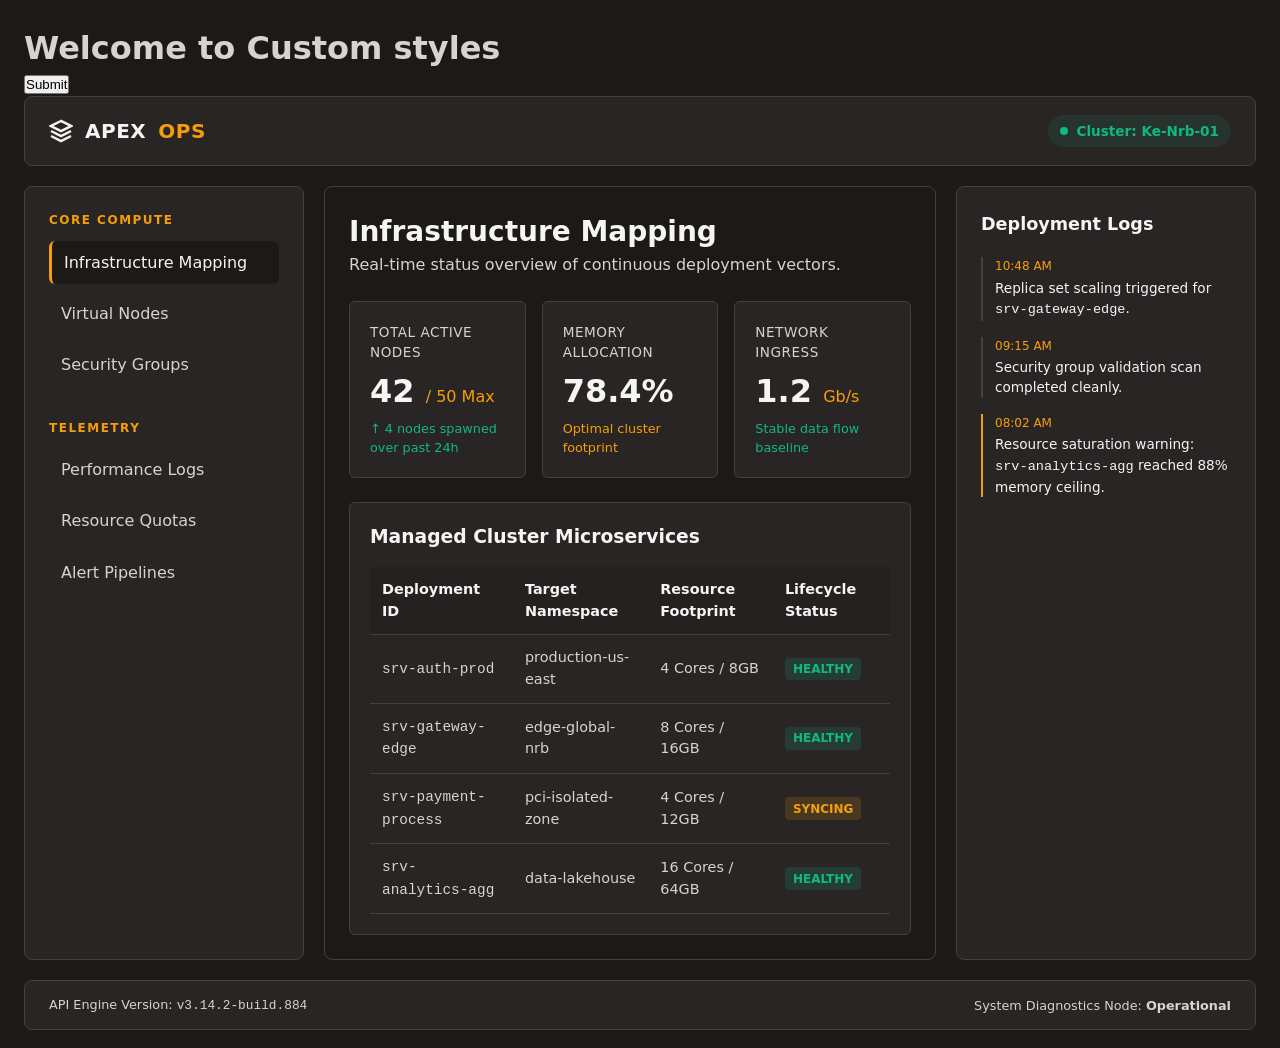
<file: custom.html>
<!DOCTYPE html>
<html lang="en">
<head>
    <meta charset="UTF-8">
    <meta name="viewport" content="width=device-width, initial-scale=1.0">
    <title>Custom variables | Properties</title>
    <link rel="stylesheet" href="css/dashboard.css">
    <style>
       /* :root {
            --main-bg-color: lightblue;
            --main-text-color: darkblue;
            --button-bg: blue;
            --button-text: white;
            --button-padding: 10px 20px;
            --button-radius: 8px;
        }
        body {
           background-color: var(--main-bg-color, white); 
           color: var(--main-text-color, rgb(164, 7, 7));
        }
        button {
            background-color: var(--button-bg);
            color: var(--button-text);
            padding: var(--button-padding);
            border-radius: var(--button-radius);
        }*/
    </style>
</head>
<body>
    <h1>Welcome to Custom styles</h1>
    <button>Submit</button>
    <div class="app-container">
        
        <!-- Header Zone -->
        <header class="app-header">
            <div class="brand-zone">
                <svg width="24" height="24" viewBox="0 0 24 24" fill="none" stroke="currentColor" stroke-width="2.5"><path d="M12 2L2 7l10 5 10-5-10-5zM2 17l10 5 10-5M2 12l10 5 10-5"/></svg>
                APEX<span>OPS</span>
            </div>
            <div class="user-profile">
                <div class="status-badge">
                    <div class="status-dot"></div>
                    Cluster: Ke-Nrb-01
                </div>
            </div>
        </header>

        <!-- Sidebar Navigation -->
        <aside class="app-sidebar">
            <div>
                <div class="menu-group-title">Core Compute</div>
                <ul class="nav-links">
                    <li class="active"><a href="#">Infrastructure Mapping</a></li>
                    <li><a href="#">Virtual Nodes</a></li>
                    <li><a href="#">Security Groups</a></li>
                </ul>
            </div>
            <div>
                <div class="menu-group-title">Telemetry</div>
                <ul class="nav-links">
                    <li><a href="#">Performance Logs</a></li>
                    <li><a href="#">Resource Quotas</a></li>
                    <li><a href="#">Alert Pipelines</a></li>
                </ul>
            </div>
        </aside>

        <!-- Main Content Area -->
        <main class="app-main">
            <div class="workspace-header">
                <h1>Infrastructure Mapping</h1>
                <p>Real-time status overview of continuous deployment vectors.</p>
            </div>

            <!-- Dashboard Sub-Metrics Row -->
            <div class="metrics-row">
                <div class="metric-card">
                    <div class="metric-title">Total Active Nodes</div>
                    <div class="metric-value">42 <span>/ 50 Max</span></div>
                    <p style="font-size: 0.8rem; color: var(--status-green);">↑ 4 nodes spawned over past 24h</p>
                </div>
                <div class="metric-card">
                    <div class="metric-title">Memory Allocation</div>
                    <div class="metric-value">78.4%</div>
                    <p style="font-size: 0.8rem; color: var(--amber-gold);">Optimal cluster footprint</p>
                </div>
                <div class="metric-card">
                    <div class="metric-title">Network Ingress</div>
                    <div class="metric-value">1.2 <span>Gb/s</span></div>
                    <p style="font-size: 0.8rem; color: var(--status-green);">Stable data flow baseline</p>
                </div>
            </div>

            <!-- Main Interactive Data Table -->
            <div class="data-table-container">
                <h3>Managed Cluster Microservices</h3>
                <table class="data-table">
                    <thead>
                        <tr>
                            <th>Deployment ID</th>
                            <th>Target Namespace</th>
                            <th>Resource Footprint</th>
                            <th>Lifecycle Status</th>
                        </tr>
                    </thead>
                    <tbody>
                        <tr>
                            <td><code>srv-auth-prod</code></td>
                            <td>production-us-east</td>
                            <td>4 Cores / 8GB</td>
                            <td><span class="pill success">Healthy</span></td>
                        </tr>
                        <tr>
                            <td><code>srv-gateway-edge</code></td>
                            <td>edge-global-nrb</td>
                            <td>8 Cores / 16GB</td>
                            <td><span class="pill success">Healthy</span></td>
                        </tr>
                        <tr>
                            <td><code>srv-payment-process</code></td>
                            <td>pci-isolated-zone</td>
                            <td>4 Cores / 12GB</td>
                            <td><span class="pill warning">Syncing</span></td>
                        </tr>
                        <tr>
                            <td><code>srv-analytics-agg</code></td>
                            <td>data-lakehouse</td>
                            <td>16 Cores / 64GB</td>
                            <td><span class="pill success">Healthy</span></td>
                        </tr>
                    </tbody>
                </table>
            </div>
        </main>

        <!-- Right System Activity Rail -->
        <aside class="app-right-rail">
            <h3>Deployment Logs</h3>
            <div class="activity-feed">
                <div class="feed-item">
                    <span class="time">10:48 AM</span>
                    <p>Replica set scaling triggered for <code>srv-gateway-edge</code>.</p>
                </div>
                <div class="feed-item">
                    <span class="time">09:15 AM</span>
                    <p>Security group validation scan completed cleanly.</p>
                </div>
                <div class="feed-item" style="border-left-color: var(--amber-gold);">
                    <span class="time">08:02 AM</span>
                    <p>Resource saturation warning: <code>srv-analytics-agg</code> reached 88% memory ceiling.</p>
                </div>
            </div>
        </aside>

        <!-- System Footer -->
        <footer class="app-footer">
            <div>API Engine Version: <code>v3.14.2-build.884</code></div>
            <div>System Diagnostics Node: <strong>Operational</strong></div>
        </footer>

    </div>
</body>
</html>
</file>
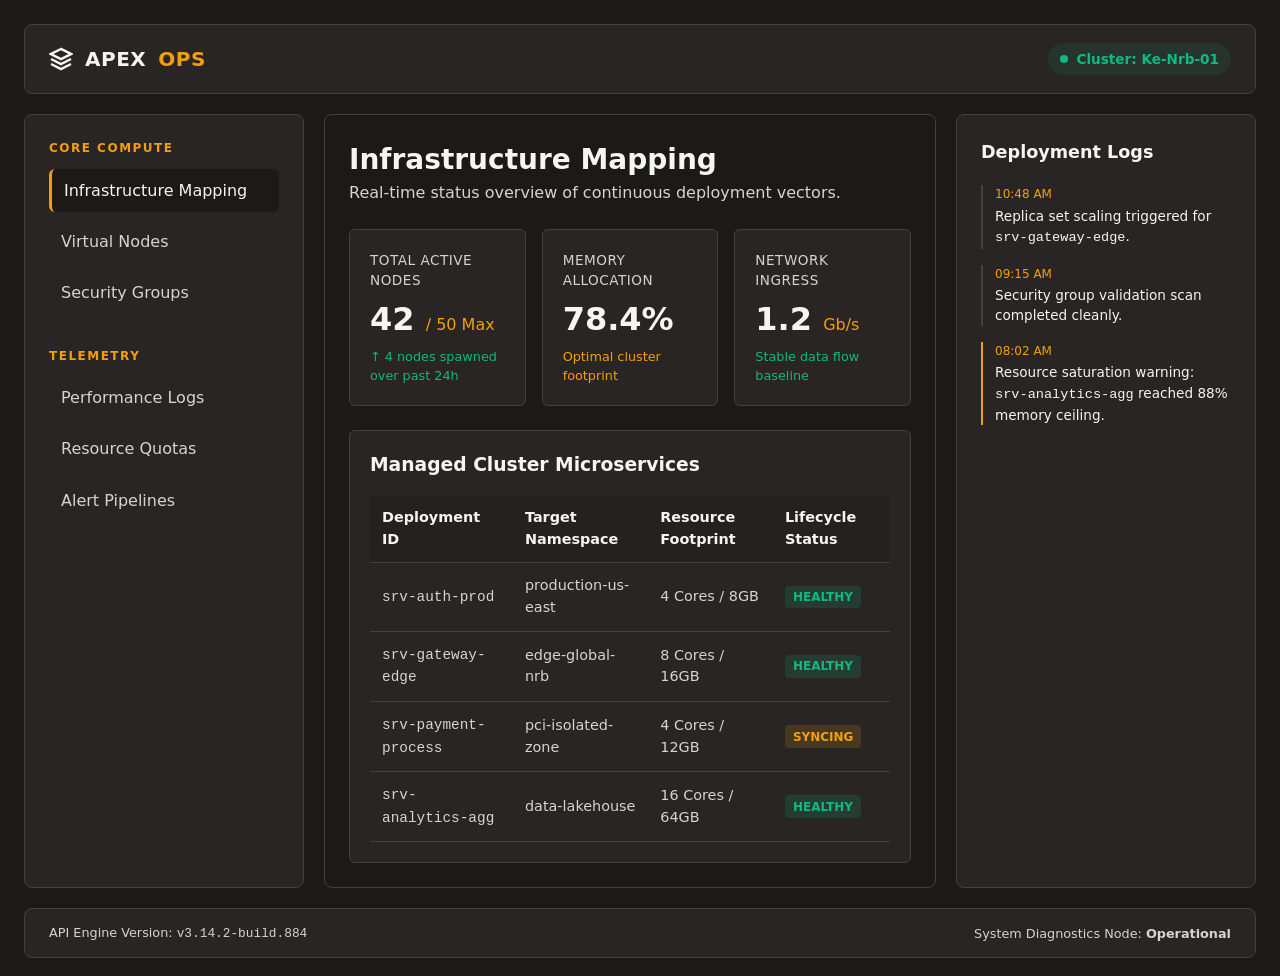
<file: dashboard.html>
<!DOCTYPE html>
<html lang="en">
<head>
    <meta charset="UTF-8">
    <meta name="viewport" content="width=device-width, initial-scale=1.0">
    <title>ApexOps // Cloud Infrastructure Engine</title>
    <link rel="stylesheet" href="css/dashboard.css">
</head>
<body>

    <!-- Main Grid Container Matrix -->
    <div class="app-container">
        
        <!-- Header Zone -->
        <header class="app-header">
            <div class="brand-zone">
                <svg width="24" height="24" viewBox="0 0 24 24" fill="none" stroke="currentColor" stroke-width="2.5"><path d="M12 2L2 7l10 5 10-5-10-5zM2 17l10 5 10-5M2 12l10 5 10-5"/></svg>
                APEX<span>OPS</span>
            </div>
            <div class="user-profile">
                <div class="status-badge">
                    <div class="status-dot"></div>
                    Cluster: Ke-Nrb-01
                </div>
            </div>
        </header>

        <!-- Sidebar Navigation -->
        <aside class="app-sidebar">
            <div>
                <div class="menu-group-title">Core Compute</div>
                <ul class="nav-links">
                    <li class="active"><a href="#">Infrastructure Mapping</a></li>
                    <li><a href="#">Virtual Nodes</a></li>
                    <li><a href="#">Security Groups</a></li>
                </ul>
            </div>
            <div>
                <div class="menu-group-title">Telemetry</div>
                <ul class="nav-links">
                    <li><a href="#">Performance Logs</a></li>
                    <li><a href="#">Resource Quotas</a></li>
                    <li><a href="#">Alert Pipelines</a></li>
                </ul>
            </div>
        </aside>

        <!-- Main Content Area -->
        <main class="app-main">
            <div class="workspace-header">
                <h1>Infrastructure Mapping</h1>
                <p>Real-time status overview of continuous deployment vectors.</p>
            </div>

            <!-- Dashboard Sub-Metrics Row -->
            <div class="metrics-row">
                <div class="metric-card">
                    <div class="metric-title">Total Active Nodes</div>
                    <div class="metric-value">42 <span>/ 50 Max</span></div>
                    <p style="font-size: 0.8rem; color: var(--status-green);">↑ 4 nodes spawned over past 24h</p>
                </div>
                <div class="metric-card">
                    <div class="metric-title">Memory Allocation</div>
                    <div class="metric-value">78.4%</div>
                    <p style="font-size: 0.8rem; color: var(--amber-gold);">Optimal cluster footprint</p>
                </div>
                <div class="metric-card">
                    <div class="metric-title">Network Ingress</div>
                    <div class="metric-value">1.2 <span>Gb/s</span></div>
                    <p style="font-size: 0.8rem; color: var(--status-green);">Stable data flow baseline</p>
                </div>
            </div>

            <!-- Main Interactive Data Table -->
            <div class="data-table-container">
                <h3>Managed Cluster Microservices</h3>
                <table class="data-table">
                    <thead>
                        <tr>
                            <th>Deployment ID</th>
                            <th>Target Namespace</th>
                            <th>Resource Footprint</th>
                            <th>Lifecycle Status</th>
                        </tr>
                    </thead>
                    <tbody>
                        <tr>
                            <td><code>srv-auth-prod</code></td>
                            <td>production-us-east</td>
                            <td>4 Cores / 8GB</td>
                            <td><span class="pill success">Healthy</span></td>
                        </tr>
                        <tr>
                            <td><code>srv-gateway-edge</code></td>
                            <td>edge-global-nrb</td>
                            <td>8 Cores / 16GB</td>
                            <td><span class="pill success">Healthy</span></td>
                        </tr>
                        <tr>
                            <td><code>srv-payment-process</code></td>
                            <td>pci-isolated-zone</td>
                            <td>4 Cores / 12GB</td>
                            <td><span class="pill warning">Syncing</span></td>
                        </tr>
                        <tr>
                            <td><code>srv-analytics-agg</code></td>
                            <td>data-lakehouse</td>
                            <td>16 Cores / 64GB</td>
                            <td><span class="pill success">Healthy</span></td>
                        </tr>
                    </tbody>
                </table>
            </div>
        </main>

        <!-- Right System Activity Rail -->
        <aside class="app-right-rail">
            <h3>Deployment Logs</h3>
            <div class="activity-feed">
                <div class="feed-item">
                    <span class="time">10:48 AM</span>
                    <p>Replica set scaling triggered for <code>srv-gateway-edge</code>.</p>
                </div>
                <div class="feed-item">
                    <span class="time">09:15 AM</span>
                    <p>Security group validation scan completed cleanly.</p>
                </div>
                <div class="feed-item" style="border-left-color: var(--amber-gold);">
                    <span class="time">08:02 AM</span>
                    <p>Resource saturation warning: <code>srv-analytics-agg</code> reached 88% memory ceiling.</p>
                </div>
            </div>
        </aside>

        <!-- System Footer -->
        <footer class="app-footer">
            <div>API Engine Version: <code>v3.14.2-build.884</code></div>
            <div>System Diagnostics Node: <strong>Operational</strong></div>
        </footer>

    </div>

</body>
</html>
</file>
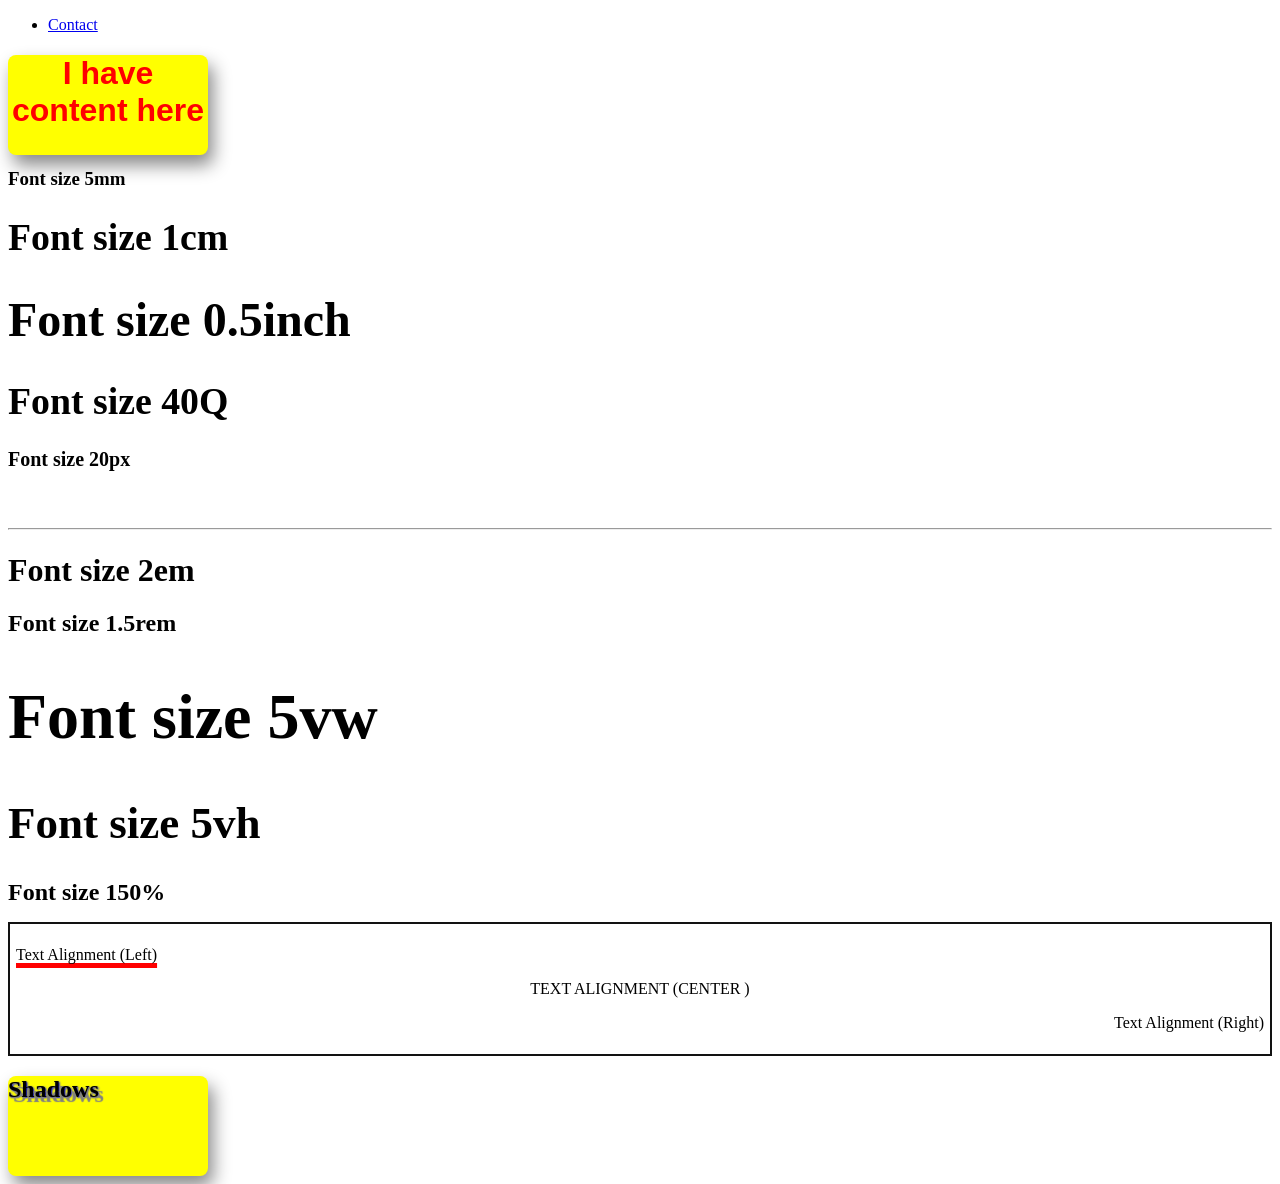
<file: example.html>
<!DOCTYPE html>
<html lang="en">
<head>
    <meta charset="UTF-8">
    <meta name="viewport" content="width=device-width, initial-scale=1.0">
    <title>Document</title>
    <style>
        body {
            background-color: #fff;
        }
        /*-- Absolute units --*/
        .unit-mm {
            font-size: 5mm;
        }
        .unit-cm {
            font-size: 1cm;
        }
        .unit-inch {
            font-size: 0.5in;
        }
        .unit-quarter {
            font-size: 40Q;
        }
        .pix-unit {
            font-size: 20px;
        }

                .unit-em {
            font-size: 2em;
        }
        .unit-rem {
            font-size: 1.5rem;
        }
        .unit-vw {
            font-size: 5vw;
        }
        .unit-vh {
            font-size: 5vh;
        }
        .unit-percent {
            font-size: 150%;
        }
         .text {
            text-shadow: 5px 5px 1px grey, 1px 1px 2px blue;
         }
         .container {
            box-shadow: 5px 10px 18px #888;
            width: 200px;
            height: 100px;
            border-radius: 8px;
            background-color: yellow;
         } 
         .heading {
            color: red;
            text-align: center;
            font-family: Arial;
         }
    </style>
</head>
<body >
    <header>
        <nav class="nav">
            <ul>
                <li><a href="#contact">Contact</a></li>
            </ul>
        </nav>
    </header>
    <main>
        <section id="contact" class="contact">
            <div class="form">
                <form action=""></form>
            </div>
        </section>
        <div class="container">
            <h1 class="heading">I have content here</h1>
        </div>
        
        <h1 class="unit-mm"> Font size 5mm </h1>
        <h1 class="unit-cm"> Font size 1cm </h1>
        <h1 class="unit-inch"> Font size 0.5inch </h1>
        <h1 class="unit-quarter"> Font size 40Q </h1>
        <h1 class="pix-unit"> Font size 20px </h1><br><br><hr>
        <h1 class="unit-em">Font size 2em </h1> 
        <h1 class="unit-rem">Font size 1.5rem </h1>
        <h1 class="unit-vw">Font size 5vw </h1>
        <h1 class="unit-vh">Font size 5vh </h1>
        <h1 class="unit-percent">Font size 150% </h1>
        <div style="border: 2px solid rgb(18, 18, 18); padding: 6px;">
            <p style="text-align: left; text-decoration: underline red solid 5px">Text Alignment (Left)</p>
            <p style="text-align: center; text-transform: uppercase;">text alignment (Center )</p>
            <p style="text-align: right;">Text Alignment (Right)</p>
        </div>
        <div class="container">
            <h2 class="text">Shadows</h2>

        </div>

    </main>
</body>
</html>
</file>
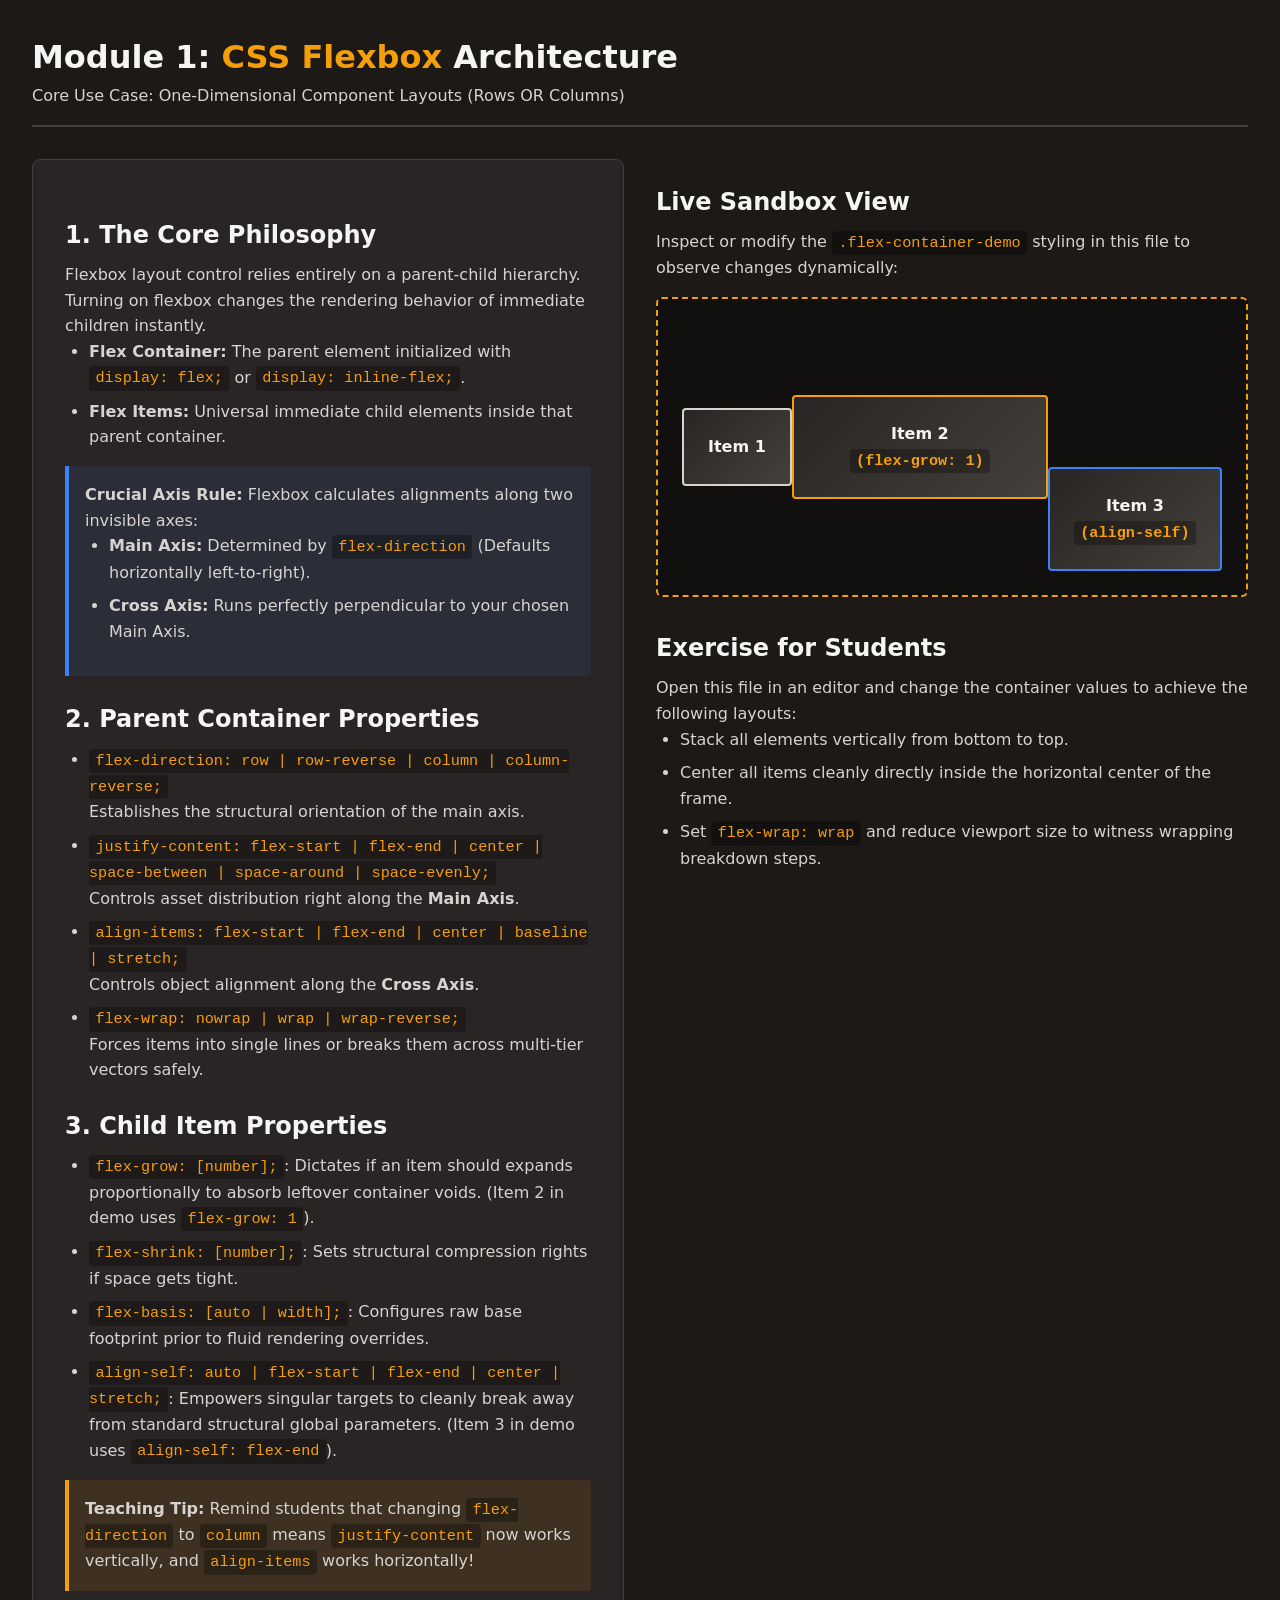
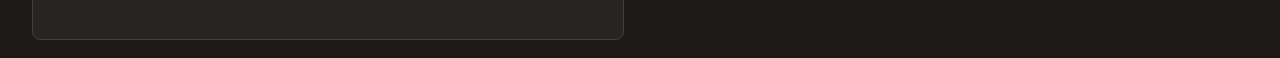
<file: flexbox.html>
<!DOCTYPE html>
<html lang="en">
<head>
    <meta charset="UTF-8">
    <meta name="viewport" content="width=device-width, initial-scale=1.0">
    <title>Teaching Studio: CSS Flexbox</title>
    <style>
        :root {
            --bg-dark: #1c1917;
            --bg-card: #292524;
            --border-stone: #44403c;
            --text-light: #f5f5f4;
            --text-muted: #d6d3d1;
            --amber-gold: #f59e0b;
            --accent-blue: #3b82f6;
        }

        * { box-sizing: border-box; margin: 0; padding: 0; }
        body { font-family: system-ui, sans-serif; background-color: var(--bg-dark); color: var(--text-muted); padding: 2rem; line-height: 1.6; }
        
        header { border-bottom: 2px solid var(--border-stone); padding-bottom: 1rem; margin-bottom: 2rem; }
        h1 { color: var(--text-light); }
        h1 span { color: var(--amber-gold); }
        h2 { color: var(--text-light); margin: 1.5rem 0 0.5rem 0; }

        .teaching-layout { display: grid; grid-template-columns: 1fr 1fr; gap: 2rem; }
        @media (max-width: 1024px) { .teaching-layout { grid-template-columns: 1fr; } }

        .notes-panel { background-color: var(--bg-card); padding: 2rem; border-radius: 8px; border: 1px solid var(--border-stone); }
        .sandbox-panel { position: sticky; top: 2rem; height: fit-content; }

        ul { margin-left: 1.5rem; margin-bottom: 1rem; }
        li { margin-bottom: 0.5rem; }
        code { background-color: rgba(0,0,0,0.3); color: var(--amber-gold); padding: 0.2rem 0.4rem; border-radius: 4px; font-family: monospace; font-size: 0.95rem; }
        
        .important-note { background: rgba(245, 158, 11, 0.1); border-left: 4px solid var(--amber-gold); padding: 1rem; margin: 1rem 0; border-radius: 0 4px 4px 0; }
        .axis-note { background: rgba(59, 130, 246, 0.1); border-left: 4px solid var(--accent-blue); padding: 1rem; margin: 1rem 0; border-radius: 0 4px 4px 0; }

        /* --- THE FLEXBOX LIVE DEMO CONTAINER --- */
        .flex-container-demo {
            background-color: #12100e;
            border: 2px dashed var(--amber-gold);
            padding: 1.5rem;
            border-radius: 6px;
            min-height: 300px;
            margin-top: 1rem;

            /* TEACHING BLOCK: Toggle these values to see real-time shifts */
            display: flex;
            flex-direction: row;
            justify-content: space-between;
            align-items: center;
            flex-wrap: nowrap;
        }

        .flex-item {
            background: linear-gradient(135deg, var(--bg-card), var(--border-stone));
            border: 2px solid var(--text-muted);
            color: var(--text-light);
            padding: 1.5rem;
            border-radius: 4px;
            font-weight: bold;
            text-align: center;
            min-width: 80px;
        }

        /* Teaching modifiers for Item behavior */
        .item-grow-demo { flex-grow: 1; border-color: var(--amber-gold); }
        .item-align-self-demo { align-self: flex-end; border-color: var(--accent-blue); }
    </style>
</head>
<body>

    <header>
        <h1>Module 1: <span>CSS Flexbox</span> Architecture</h1>
        <p>Core Use Case: One-Dimensional Component Layouts (Rows OR Columns)</p>
    </header>

    <div class="teaching-layout">
        
        <!-- Lecture Notes Panel -->
        <section class="notes-panel">
            <h2>1. The Core Philosophy</h2>
            <p>Flexbox layout control relies entirely on a parent-child hierarchy. Turning on flexbox changes the rendering behavior of immediate children instantly.</p>
            <ul>
                <li><strong>Flex Container:</strong> The parent element initialized with <code>display: flex;</code> or <code>display: inline-flex;</code>.</li>
                <li><strong>Flex Items:</strong> Universal immediate child elements inside that parent container.</li>
            </ul>

            <div class="axis-note">
                <strong>Crucial Axis Rule:</strong> Flexbox calculates alignments along two invisible axes:
                <ul>
                    <li><strong>Main Axis:</strong> Determined by <code>flex-direction</code> (Defaults horizontally left-to-right).</li>
                    <li><strong>Cross Axis:</strong> Runs perfectly perpendicular to your chosen Main Axis.</li>
                </ul>
            </div>

            <h2>2. Parent Container Properties</h2>
            <ul>
                <li><code>flex-direction: row | row-reverse | column | column-reverse;</code> <br>Establishes the structural orientation of the main axis.</li>
                <li><code>justify-content: flex-start | flex-end | center | space-between | space-around | space-evenly;</code> <br>Controls asset distribution right along the <strong>Main Axis</strong>.</li>
                <li><code>align-items: flex-start | flex-end | center | baseline | stretch;</code> <br>Controls object alignment along the <strong>Cross Axis</strong>.</li>
                <li><code>flex-wrap: nowrap | wrap | wrap-reverse;</code> <br>Forces items into single lines or breaks them across multi-tier vectors safely.</li>
            </ul>

            <h2>3. Child Item Properties</h2>
            <ul>
                <li><code>flex-grow: [number];</code>: Dictates if an item should expands proportionally to absorb leftover container voids. (Item 2 in demo uses <code>flex-grow: 1</code>).</li>
                <li><code>flex-shrink: [number];</code>: Sets structural compression rights if space gets tight.</li>
                <li><code>flex-basis: [auto | width];</code>: Configures raw base footprint prior to fluid rendering overrides.</li>
                <li><code>align-self: auto | flex-start | flex-end | center | stretch;</code>: Empowers singular targets to cleanly break away from standard structural global parameters. (Item 3 in demo uses <code>align-self: flex-end</code>).</li>
            </ul>

            <div class="important-note">
                <strong>Teaching Tip:</strong> Remind students that changing <code>flex-direction</code> to <code>column</code> means <code>justify-content</code> now works vertically, and <code>align-items</code> works horizontally!
            </div>
        </section>

        <!-- Live Interactive Visual Sandbox -->
        <section class="sandbox-panel">
            <h2>Live Sandbox View</h2>
            <p>Inspect or modify the <code>.flex-container-demo</code> styling in this file to observe changes dynamically:</p>
            
            <div class="flex-container-demo">
                <div class="flex-item">Item 1</div>
                <div class="flex-item item-grow-demo">Item 2 <br><code>(flex-grow: 1)</code></div>
                <div class="flex-item item-align-self-demo">Item 3 <br><code>(align-self)</code></div>
            </div>

            <h2 style="margin-top: 2rem;">Exercise for Students</h2>
            <p>Open this file in an editor and change the container values to achieve the following layouts:</p>
            <ul>
                <li>Stack all elements vertically from bottom to top.</li>
                <li>Center all items cleanly directly inside the horizontal center of the frame.</li>
                <li>Set <code>flex-wrap: wrap</code> and reduce viewport size to witness wrapping breakdown steps.</li>
            </ul>
        </section>

    </div>

</body>
</html>
</file>
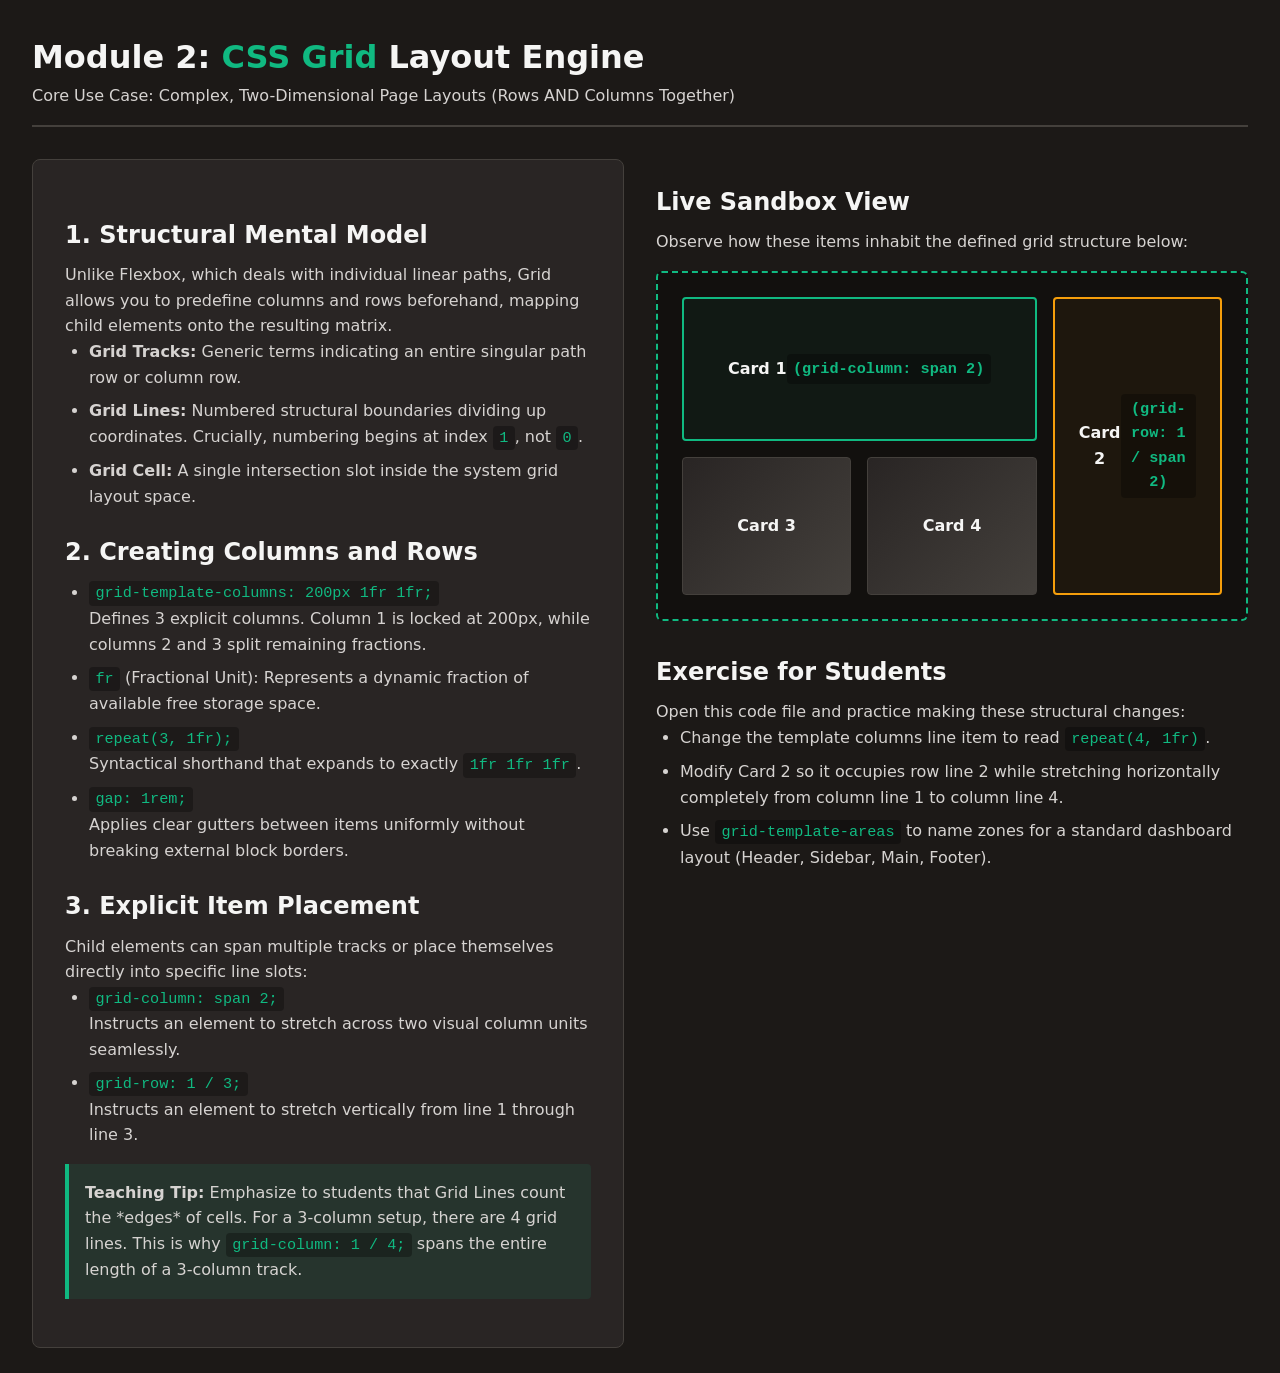
<file: grid.html>
<!DOCTYPE html>
<html lang="en">
<head>
    <meta charset="UTF-8">
    <meta name="viewport" content="width=device-width, initial-scale=1.0">
    <title>Teaching Studio: CSS Grid Layout</title>
    <style>
        :root {
            --bg-dark: #1c1917;
            --bg-card: #292524;
            --border-stone: #44403c;
            --text-light: #f5f5f4;
            --text-muted: #d6d3d1;
            --amber-gold: #f59e0b;
            --accent-green: #10b981;
        }

        * { box-sizing: border-box; margin: 0; padding: 0; }
        body { font-family: system-ui, sans-serif; background-color: var(--bg-dark); color: var(--text-muted); padding: 2rem; line-height: 1.6; }
        
        header { border-bottom: 2px solid var(--border-stone); padding-bottom: 1rem; margin-bottom: 2rem; }
        h1 { color: var(--text-light); }
        h1 span { color: var(--accent-green); }
        h2 { color: var(--text-light); margin: 1.5rem 0 0.5rem 0; }

        .teaching-layout { display: grid; grid-template-columns: 1fr 1fr; gap: 2rem; }
        @media (max-width: 1024px) { .teaching-layout { grid-template-columns: 1fr; } }

        .notes-panel { background-color: var(--bg-card); padding: 2rem; border-radius: 8px; border: 1px solid var(--border-stone); }
        .sandbox-panel { position: sticky; top: 2rem; height: fit-content; }

        ul { margin-left: 1.5rem; margin-bottom: 1rem; }
        li { margin-bottom: 0.5rem; }
        code { background-color: rgba(0,0,0,0.3); color: var(--accent-green); padding: 0.2rem 0.4rem; border-radius: 4px; font-family: monospace; font-size: 0.95rem; }
        
        .important-note { background: rgba(16, 185, 129, 0.1); border-left: 4px solid var(--accent-green); padding: 1rem; margin: 1rem 0; border-radius: 0 4px 4px 0; }

        /* --- THE GRID LIVE DEMO CONTAINER --- */
        .grid-container-demo {
            background-color: #12100e;
            border: 2px dashed var(--accent-green);
            padding: 1.5rem;
            border-radius: 6px;
            min-height: 350px;
            margin-top: 1rem;

            /* TEACHING BLOCK: Explicit 2D Grid Definition */
            display: grid;
            grid-template-columns: repeat(3, 1fr);
            grid-template-rows: auto auto;
            gap: 1rem;
        }

        .grid-item {
            background: linear-gradient(135deg, var(--bg-card), var(--border-stone));
            border: 1px solid var(--border-stone);
            color: var(--text-light);
            padding: 1.5rem;
            border-radius: 4px;
            font-weight: bold;
            display: flex;
            align-items: center;
            justify-content: center;
            text-align: center;
        }

        /* Teaching modifiers for Grid Lines & Spans */
        .item-span-columns {
            grid-column: span 2;
            border: 2px solid var(--accent-green);
            background: rgba(16, 185, 129, 0.05);
        }

        .item-span-complex {
            grid-column: 3;
            grid-row: 1 / span 2;
            border: 2px solid var(--amber-gold);
            background: rgba(245, 158, 11, 0.05);
        }
    </style>
</head>
<body>

    <header>
        <h1>Module 2: <span>CSS Grid</span> Layout Engine</h1>
        <p>Core Use Case: Complex, Two-Dimensional Page Layouts (Rows AND Columns Together)</p>
    </header>

    <div class="teaching-layout">
        
        <!-- Lecture Notes Panel -->
        <section class="notes-panel">
            <h2>1. Structural Mental Model</h2>
            <p>Unlike Flexbox, which deals with individual linear paths, Grid allows you to predefine columns and rows beforehand, mapping child elements onto the resulting matrix.</p>
            <ul>
                <li><strong>Grid Tracks:</strong> Generic terms indicating an entire singular path row or column row.</li>
                <li><strong>Grid Lines:</strong> Numbered structural boundaries dividing up coordinates. Crucially, numbering begins at index <code>1</code>, not <code>0</code>.</li>
                <li><strong>Grid Cell:</strong> A single intersection slot inside the system grid layout space.</li>
            </ul>

            <h2>2. Creating Columns and Rows</h2>
            <ul>
                <li><code>grid-template-columns: 200px 1fr 1fr;</code> <br>Defines 3 explicit columns. Column 1 is locked at 200px, while columns 2 and 3 split remaining fractions.</li>
                <li><code>fr</code> (Fractional Unit): Represents a dynamic fraction of available free storage space.</li>
                <li><code>repeat(3, 1fr);</code> <br>Syntactical shorthand that expands to exactly <code>1fr 1fr 1fr</code>.</li>
                <li><code>gap: 1rem;</code> <br>Applies clear gutters between items uniformly without breaking external block borders.</li>
            </ul>

            <h2>3. Explicit Item Placement</h2>
            <p>Child elements can span multiple tracks or place themselves directly into specific line slots:</p>
            <ul>
                <li><code>grid-column: span 2;</code> <br>Instructs an element to stretch across two visual column units seamlessly.</li>
                <li><code>grid-row: 1 / 3;</code> <br>Instructs an element to stretch vertically from line 1 through line 3.</li>
            </ul>

            <div class="important-note">
                <strong>Teaching Tip:</strong> Emphasize to students that Grid Lines count the *edges* of cells. For a 3-column setup, there are 4 grid lines. This is why <code>grid-column: 1 / 4;</code> spans the entire length of a 3-column track.
            </div>
        </section>

        <!-- Live Interactive Visual Sandbox -->
        <section class="sandbox-panel">
            <h2>Live Sandbox View</h2>
            <p>Observe how these items inhabit the defined grid structure below:</p>
            
            <div class="grid-container-demo">
                <div class="grid-item item-span-columns">Card 1 <br><code>(grid-column: span 2)</code></div>
                <div class="grid-item item-span-complex">Card 2 <br><code>(grid-row: 1 / span 2)</code></div>
                <div class="grid-item">Card 3</div>
                <div class="grid-item">Card 4</div>
            </div>

            <h2 style="margin-top: 2rem;">Exercise for Students</h2>
            <p>Open this code file and practice making these structural changes:</p>
            <ul>
                <li>Change the template columns line item to read <code>repeat(4, 1fr)</code>.</li>
                <li>Modify Card 2 so it occupies row line 2 while stretching horizontally completely from column line 1 to column line 4.</li>
                <li>Use <code>grid-template-areas</code> to name zones for a standard dashboard layout (Header, Sidebar, Main, Footer).</li>
            </ul>
        </section>

    </div>

</body>
</html>
</file>
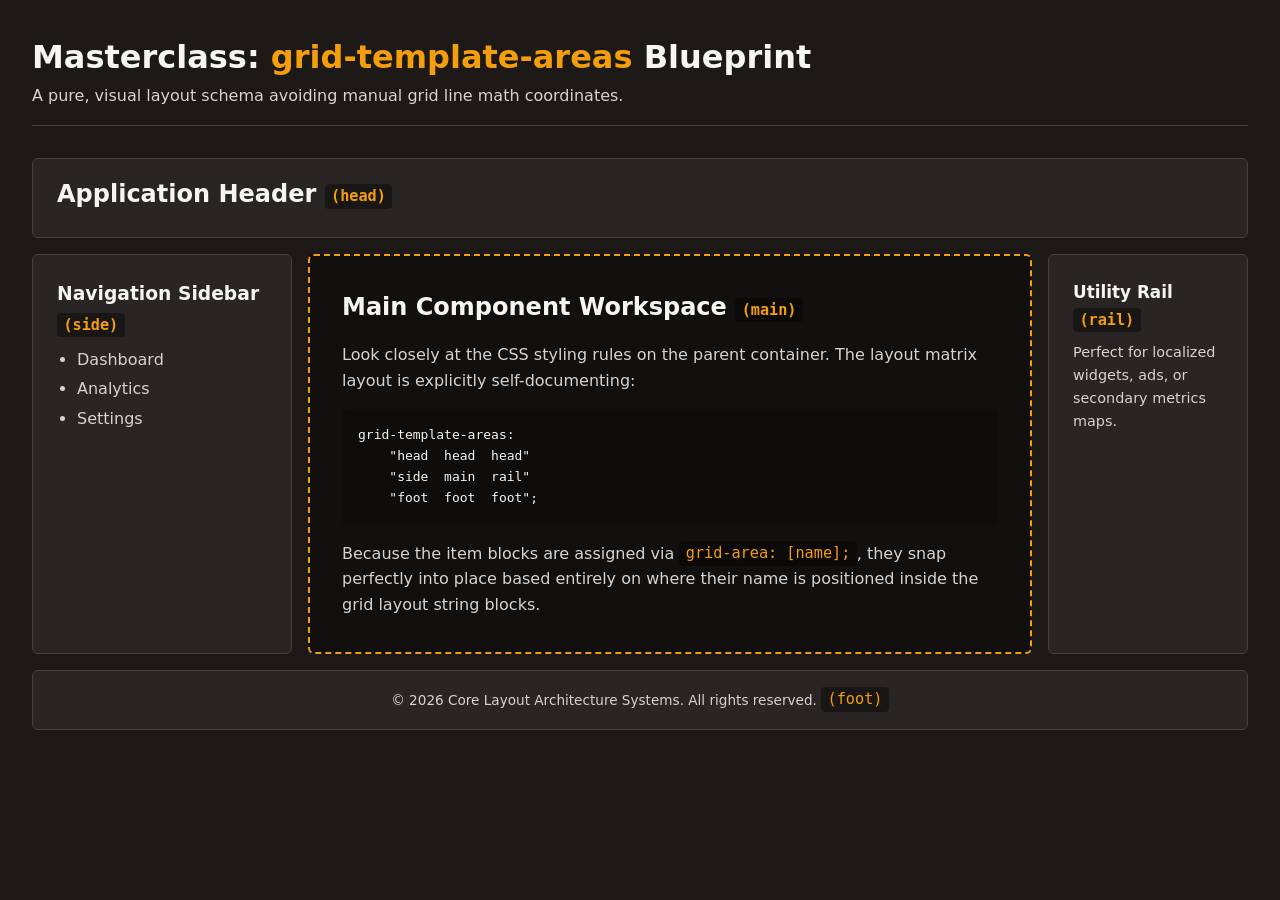
<file: grid2.html>
<!DOCTYPE html>
<html lang="en">
<head>
    <meta charset="UTF-8">
    <meta name="viewport" content="width=device-width, initial-scale=1.0">
    <title>Masterclass: CSS Grid Template Areas</title>
    <style>
        /* --- Brand Colors (Stone & Amber Palette) --- */
        :root {
            --bg-stone-900: #1c1917;
            --bg-stone-800: #292524;
            --border-stone-700: #44403c;
            --text-light: #f5f5f4;
            --text-muted: #d6d3d1;
            --amber-gold: #f59e0b;
        }

        * {
            box-sizing: border-box;
            margin: 0;
            padding: 0;
        }

        body {
            font-family: system-ui, -apple-system, sans-serif;
            background-color: var(--bg-stone-900);
            color: var(--text-muted);
            padding: 2rem;
            line-height: 1.6;
        }

        .teaching-header {
            margin-bottom: 2rem;
            border-bottom: 1px solid var(--border-stone-700);
            padding-bottom: 1rem;
        }

        .teaching-header h1 {
            color: var(--text-light);
        }

        .teaching-header span {
            color: var(--amber-gold);
        }

        /* ===================================================
           1. THE GRID CONTAINER DEFINITION
           =================================================== */
        .app-container {
            display: grid;
            /* 3 Columns: Sidebar (260px), Main Content (Fluid), Ad Rail (200px) */
            grid-template-columns: 260px 1fr 200px;
            /* 3 Rows: Header height, Main section fills space, Footer height */
            grid-template-rows: 80px minmax(400px, auto) 60px;
            gap: 1rem;
            
            /* The Textual Blueprint Matrix */
            grid-template-areas: 
                "head  head  head"
                "side  main  rail"
                "foot  foot  foot";
        }

        /* ===================================================
           2. ASSIGNING THE GRID ITEMS TO THEIR AREAS
           =================================================== */
        .app-header {
            grid-area: head;
            background-color: var(--bg-stone-800);
            border: 1px solid var(--border-stone-700);
            border-radius: 6px;
            display: flex;
            align-items: center;
            padding: 0 1.5rem;
            color: var(--text-light);
        }

        .app-sidebar {
            grid-area: side;
            background-color: var(--bg-stone-800);
            border: 1px solid var(--border-stone-700);
            border-radius: 6px;
            padding: 1.5rem;
        }

        .app-main {
            grid-area: main;
            background-color: #12100e;
            border: 2px dashed var(--amber-gold);
            border-radius: 6px;
            padding: 2rem;
        }

        .app-right-rail {
            grid-area: rail;
            background-color: var(--bg-stone-800);
            border: 1px solid var(--border-stone-700);
            border-radius: 6px;
            padding: 1.5rem;
            font-size: 0.9rem;
        }

        .app-footer {
            grid-area: foot;
            background-color: var(--bg-stone-800);
            border: 1px solid var(--border-stone-700);
            border-radius: 6px;
            display: flex;
            align-items: center;
            justify-content: center;
            font-size: 0.85rem;
        }

        /* --- Global styling helpers inside elements --- */
        h2, h3 {
            color: var(--text-light);
            margin-bottom: 0.5rem;
        }

        code {
            background-color: rgba(0, 0, 0, 0.4);
            color: var(--amber-gold);
            padding: 0.2rem 0.4rem;
            border-radius: 4px;
            font-family: monospace;
            font-size: 0.95rem;
        }

        ul {
            margin-left: 1.25rem;
            margin-top: 0.5rem;
        }

        li {
            margin-bottom: 0.25rem;
        }

        /* ===================================================
           3. RESPONSIVE MEDIA QUERY OVERRIDE
           =================================================== */
        @media (max-width: 1024px) {
            .app-container {
                /* Simplify to a single column layout on smaller viewports */
                grid-template-columns: 1fr;
                grid-template-rows: auto;
                
                /* Completely remap the layout blocks linearly */
                grid-template-areas: 
                    "head"
                    "side"
                    "main"
                    "rail"
                    "foot";
            }
        }
    </style>
</head>
<body>

    <div class="teaching-header">
        <h1>Masterclass: <span>grid-template-areas</span> Blueprint</h1>
        <p>A pure, visual layout schema avoiding manual grid line math coordinates.</p>
    </div>

    <!-- The Grid Container -->
    <div class="app-container">
        
        <!-- Grid Item 1 -->
        <header class="app-header">
            <h2>Application Header <code>(head)</code></h2>
        </header>

        <!-- Grid Item 2 -->
        <aside class="app-sidebar">
            <h3>Navigation Sidebar <code>(side)</code></h3>
            <ul>
                <li>Dashboard</li>
                <li>Analytics</li>
                <li>Settings</li>
            </ul>
        </aside>

        <!-- Grid Item 3 -->
        <main class="app-main">
            <h2>Main Component Workspace <code>(main)</code></h2>
            <p style="margin-top: 1rem;">Look closely at the CSS styling rules on the parent container. The layout matrix layout is explicitly self-documenting:</p>
            <pre style="background: rgba(0,0,0,0.2); padding: 1rem; border-radius: 4px; margin: 1rem 0; font-family: monospace; color: var(--text-light);">
grid-template-areas: 
    "head  head  head"
    "side  main  rail"
    "foot  foot  foot";</pre>
            <p>Because the item blocks are assigned via <code>grid-area: [name];</code>, they snap perfectly into place based entirely on where their name is positioned inside the grid layout string blocks.</p>
        </main>

        <!-- Grid Item 4 -->
        <aside class="app-right-rail">
            <h3>Utility Rail <code>(rail)</code></h3>
            <p>Perfect for localized widgets, ads, or secondary metrics maps.</p>
        </aside>

        <!-- Grid Item 5 -->
        <footer class="app-footer">
            <p>&copy; 2026 Core Layout Architecture Systems. All rights reserved. <code>(foot)</code></p>
        </footer>

    </div>

</body>
</html>
</file>
<file: css/dashboard.css>
/* --- Brand Colors (Stone & Amber Suite) --- */

:root {
  --bg-stone-900: #1c1917;

  --bg-stone-800: #292524;

  --border-stone-700: #44403c;

  --text-light: #f5f5f4;

  --text-muted: #d6d3d1;

  --amber-gold: #f59e0b;

  --amber-muted: #d97706;

  --status-green: #10b981;

  --status-red: #ef4444;
}

* {
  box-sizing: border-box;

  margin: 0;

  padding: 0;
}

body {
  font-family:
    system-ui,
    -apple-system,
    sans-serif;

  background-color: var(--bg-stone-900);

  color: var(--text-muted);

  padding: 1.5rem;

  line-height: 1.5;
}

/* ===================================================

           1. CORE SYSTEM GRID LAYOUT (THE BLUEPRINT)

           =================================================== */

.app-container {
  display: grid;

  grid-template-columns: 280px 1fr 300px;

  grid-template-rows: 70px minmax(calc(100vh - 180px), auto) 50px;

  gap: 1.25rem;

  max-width: 1600px;

  margin: 0 auto;

  grid-template-areas:
    "head  head  head"
    "side  main  rail"
    "foot  foot  foot";
}

/* ===================================================

           2. GRID CELL ASSIGNMENTS

           =================================================== */

.app-header {
  grid-area: head;
}

.app-sidebar {
  grid-area: side;
}

.app-main {
  grid-area: main;
}

.app-right-rail {
  grid-area: rail;
}

.app-footer {
  grid-area: foot;
}

/* ===================================================

           3. APPLICATION COMPONENT STYLING

           =================================================== */

/* --- Header --- */

.app-header {
  background-color: var(--bg-stone-800);

  border: 1px solid var(--border-stone-700);

  border-radius: 8px;

  display: flex;

  align-items: center;

  justify-content: space-between;

  padding: 0 1.5rem;
}

.brand-zone {
  display: flex;

  align-items: center;

  gap: 0.75rem;

  font-weight: 800;

  font-size: 1.25rem;

  color: var(--text-light);

  letter-spacing: 0.5px;
}

.brand-zone span {
  color: var(--amber-gold);
}

.user-profile {
  display: flex;

  align-items: center;

  gap: 1rem;
}

.status-badge {
  display: flex;

  align-items: center;

  gap: 0.5rem;

  background-color: rgba(16, 185, 129, 0.1);

  color: var(--status-green);

  padding: 0.35rem 0.75rem;

  border-radius: 20px;

  font-size: 0.85rem;

  font-weight: 600;
}

.status-dot {
  width: 8px;

  height: 8px;

  background-color: var(--status-green);

  border-radius: 50%;
}

/* --- Navigation Sidebar --- */

.app-sidebar {
  background-color: var(--bg-stone-800);

  border: 1px solid var(--border-stone-700);

  border-radius: 8px;

  padding: 1.5rem;

  display: flex;

  flex-direction: column;

  gap: 2rem;
}

.menu-group-title {
  font-size: 0.75rem;

  text-transform: uppercase;

  letter-spacing: 1.5px;

  color: var(--amber-gold);

  font-weight: 700;

  margin-bottom: 0.75rem;
}

.nav-links {
  list-style: none;

  display: flex;

  flex-direction: column;

  gap: 0.5rem;
}

.nav-links a {
  display: flex;

  align-items: center;

  gap: 0.75rem;

  color: var(--text-muted);

  text-decoration: none;

  padding: 0.6rem 0.75rem;

  border-radius: 6px;

  font-weight: 500;

  transition: all 0.2s ease;
}

.nav-links a:hover,
.nav-links li.active a {
  background-color: var(--bg-stone-900);

  color: var(--text-light);

  border-left: 3px solid var(--amber-gold);
}

/* --- Main Workspace (Dynamic Content Grid) --- */

.app-main {
  background-color: rgba(28, 25, 23, 0.4);

  border: 1px solid var(--border-stone-700);

  border-radius: 8px;

  padding: 1.5rem;

  display: flex;

  flex-direction: column;

  gap: 1.5rem;
}

.workspace-header h1 {
  color: var(--text-light);

  font-size: 1.75rem;

  font-weight: 700;
}

/* Inside Main: Internal Component Cards */

.metrics-row {
  display: grid;

  grid-template-columns: repeat(3, 1fr);

  gap: 1rem;
}

.metric-card {
  background-color: var(--bg-stone-800);

  border: 1px solid var(--border-stone-700);

  border-radius: 6px;

  padding: 1.25rem;
}

.metric-title {
  font-size: 0.85rem;

  text-transform: uppercase;

  letter-spacing: 0.5px;
}

.metric-value {
  font-size: 2rem;

  font-weight: 700;

  color: var(--text-light);

  margin: 0.25rem 0;
}

.metric-value span {
  font-size: 1rem;

  font-weight: 400;

  color: var(--amber-gold);
}

.data-table-container {
  background-color: var(--bg-stone-800);

  border: 1px solid var(--border-stone-700);

  border-radius: 6px;

  padding: 1.25rem;

  flex-grow: 1;
}

.data-table-container h3 {
  color: var(--text-light);

  margin-bottom: 1rem;
}

.data-table {
  width: 100%;

  border-collapse: collapse;

  text-align: left;

  font-size: 0.9rem;
}

.data-table th,
.data-table td {
  padding: 0.75rem;

  border-bottom: 1px solid var(--border-stone-700);
}

.data-table th {
  color: var(--text-light);

  font-weight: 600;

  background-color: rgba(0, 0, 0, 0.1);
}

.pill {
  display: inline-block;

  padding: 0.15rem 0.5rem;

  font-size: 0.75rem;

  font-weight: 700;

  border-radius: 4px;

  text-transform: uppercase;
}

.pill.success {
  background-color: rgba(16, 185, 129, 0.15);
  color: var(--status-green);
}

.pill.warning {
  background-color: rgba(245, 158, 11, 0.15);
  color: var(--amber-gold);
}

/* --- Right Utility Rail (Activity / Feed) --- */

.app-right-rail {
  background-color: var(--bg-stone-800);

  border: 1px solid var(--border-stone-700);

  border-radius: 8px;

  padding: 1.5rem;

  display: flex;

  flex-direction: column;

  gap: 1.25rem;
}

.app-right-rail h3 {
  color: var(--text-light);
  font-size: 1.1rem;
}

.activity-feed {
  display: flex;

  flex-direction: column;

  gap: 1rem;
}

.feed-item {
  border-left: 2px solid var(--border-stone-700);

  padding-left: 0.75rem;

  font-size: 0.85rem;
}

.feed-item .time {
  font-size: 0.75rem;

  color: var(--amber-gold);

  display: block;

  margin-bottom: 0.15rem;
}

.feed-item p {
  color: var(--text-light);
  font-weight: 500;
}

/* --- Footer --- */

.app-footer {
  background-color: var(--bg-stone-800);

  border: 1px solid var(--border-stone-700);

  border-radius: 8px;

  display: flex;

  align-items: center;

  justify-content: space-between;

  padding: 0 1.5rem;

  font-size: 0.8rem;
}

/* ===================================================

           4. RESPONSIVE ARCHITECTURE BREAKPOINTS

           =================================================== */

@media (max-width: 1200px) {
  .app-container {
    /* Collapse the layout into two columns: sidebar and main */

    grid-template-columns: 240px 1fr;

    grid-template-rows: auto;

    grid-template-areas:
      "head  head"
      "side  main"
      "rail  main"
      "foot  foot";
  }
}

@media (max-width: 768px) {
  .app-container {
    /* Stack all core cells into a unified linear sequence */

    grid-template-columns: 1fr;

    grid-template-areas:
      "head"
      "side"
      "main"
      "rail"
      "foot";
  }

  .metrics-row {
    grid-template-columns: 1fr;
  }
}
</file>
